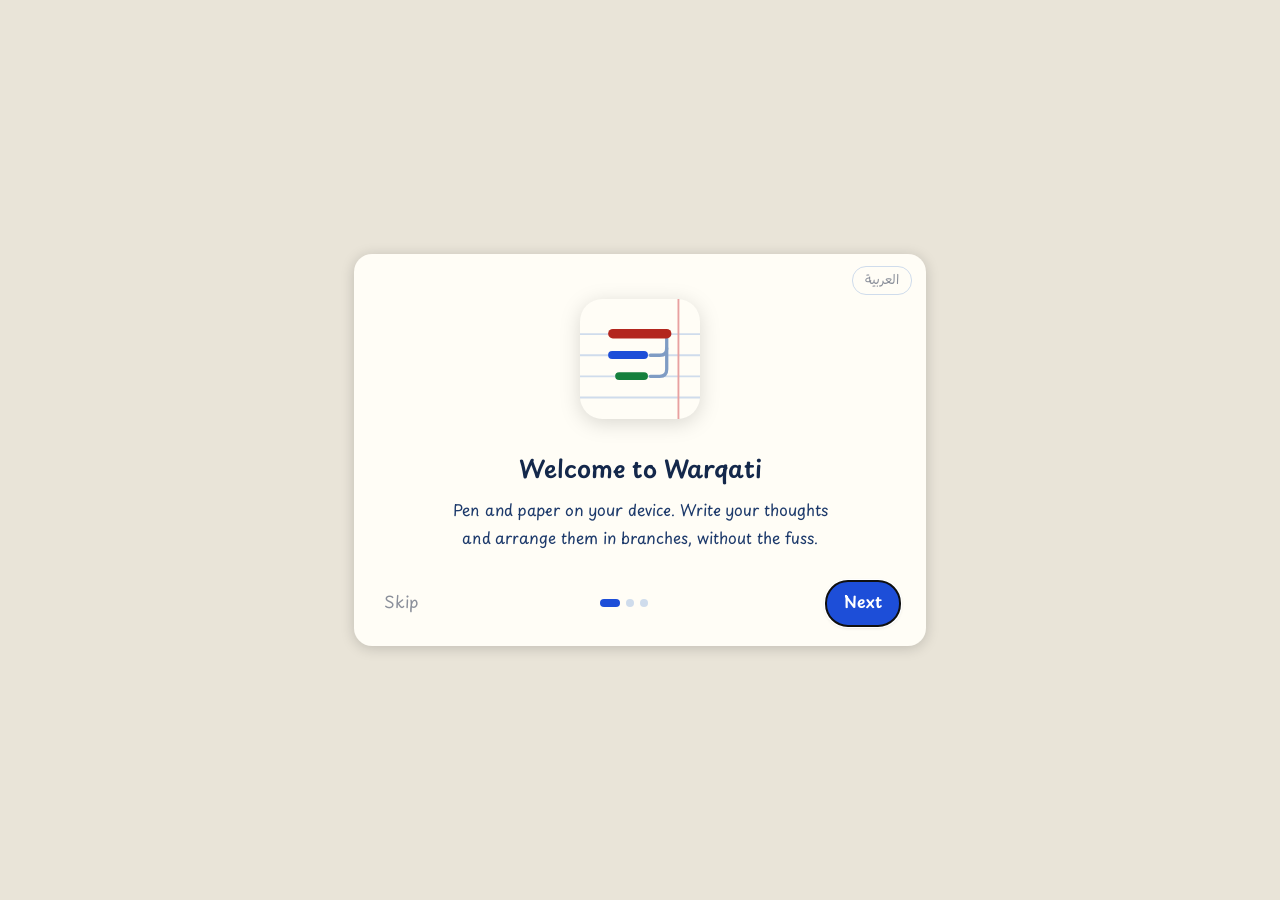
<file: index.html>
<!DOCTYPE html>
<html lang="ar" dir="rtl"><head><meta http-equiv="Content-Type" content="text/html; charset=UTF-8">

<meta name="viewport" content="width=device-width, initial-scale=1, viewport-fit=cover, interactive-widget=resizes-content">
<title>Warqati</title>
<meta name="theme-color" content="#e9e4d8" media="(prefers-color-scheme: light)">
<meta name="theme-color" content="#14161a" media="(prefers-color-scheme: dark)">
<meta name="description" content="ورقة وقلم رقمية لترتيب الأفكار">
<link rel="manifest" href="manifest.webmanifest">
<link rel="icon" href="icons/icon.svg" type="image/svg+xml">
<link rel="apple-touch-icon" href="icons/icon-192.png">
<link rel="stylesheet" href="fonts/fonts.css">
<style>
:root{box-sizing:border-box;padding-bottom:env(safe-area-inset-bottom,0px);
--desk:#e9e4d8;--paper:#fffdf6;--rule:#cfdcec;--margin:#e8a0a0;--ink:#1d3a6b;--head:#14284b;--mut:#8a8f9a;--guide:#7f9cc4;--c0:#b3261e;--c1:#1d4ed8;--c2:#15803d;--c3:#7e22ce;--c4:#c2410c;--c5:#0e7490;--nc:#6f6a5e;--hov:rgba(0,0,0,.06);--shadow:0 2px 14px rgba(0,0,0,.18)}
:root[data-theme="dark"]{--desk:#14161a;--paper:#22252b;--rule:#30353e;--margin:#7a3b3b;--ink:#dfe6f3;--head:#ffffff;--mut:#7d838e;--guide:#5d6b82;--c0:#ff7a70;--c1:#7aa7ff;--c2:#5fd68a;--c3:#c39bff;--c4:#ffa05c;--c5:#4fd3e6;--nc:#a8a395;--hov:rgba(255,255,255,.08);--shadow:0 2px 14px rgba(0,0,0,.5)}
@media (prefers-color-scheme:dark){:root:not([data-theme="light"]){--desk:#14161a;--paper:#22252b;--rule:#30353e;--margin:#7a3b3b;--ink:#dfe6f3;--head:#ffffff;--mut:#7d838e;--guide:#5d6b82;--c0:#ff7a70;--c1:#7aa7ff;--c2:#5fd68a;--c3:#c39bff;--c4:#ffa05c;--c5:#4fd3e6;--nc:#a8a395;--hov:rgba(255,255,255,.08);--shadow:0 2px 14px rgba(0,0,0,.5)}}
body{margin:0;padding-bottom:84px;background:var(--desk);color:var(--ink);font-family:"Playpen Sans Arabic","Segoe Print","Comic Sans MS",Tahoma,sans-serif}
button{font:inherit;color:inherit;cursor:pointer}

/* الشريط العلوي: القائمة + اسم الورقة وحالة الحفظ + المستويات */
#bar{position:sticky;top:0;z-index:6;display:flex;flex-wrap:wrap;align-items:center;gap:8px;padding:6px 10px;padding-top:calc(6px + env(safe-area-inset-top,0px));background:var(--desk)}
.ib{flex:none;width:36px;height:36px;border:0;border-radius:50%;background:none;font-size:19px;line-height:1;display:grid;place-items:center}
.ib:hover,.ib[aria-expanded="true"]{background:var(--hov)}
.ib[hidden]{display:none}
#doc{flex:1;min-width:0;display:flex;flex-direction:column;line-height:1.25}
#fnm{font-weight:600;font-size:14px;white-space:nowrap;overflow:hidden;text-overflow:ellipsis}
#st{font-size:11.5px;color:var(--mut)}
#st.warn{color:var(--c4)}
#lv{flex:none;display:flex;align-items:center;gap:2px;padding:2px;border-radius:16px;background:var(--hov);font-size:12.5px}
#lv>span{color:var(--mut);padding:0 6px}
#lv button{border:0;background:none;border-radius:13px;min-width:28px;height:26px;padding:0 8px}
#lv button:hover{background:var(--paper)}
#lv button.on{background:var(--paper);color:var(--c1);font-weight:600;box-shadow:0 1px 3px rgba(0,0,0,.15)}

/* المسار: في الشريط، وفوق الصفحة اللي بتكمّل فرع */
#crumb{order:10;flex-basis:100%;min-width:0;margin:-2px 0 0;padding-inline-start:46px}
#crumb[hidden],.lib #crumb{display:none!important}
.crumb{display:flex;align-items:center;min-width:0;overflow:hidden;white-space:nowrap;font-size:12.5px;color:var(--mut)}
.crumb button{flex:0 1 auto;min-width:0;border:0;background:none;color:inherit;font:inherit;padding:1px 3px;border-radius:4px;overflow:hidden;text-overflow:ellipsis;cursor:pointer}
.crumb button:hover{color:var(--ink);background:var(--hov)}
.crumb button+button::before,.crumb .more+button::before{content:'‹';margin-inline-end:6px;color:var(--mut)}
[dir="ltr"] .crumb button+button::before,[dir="ltr"] .crumb .more+button::before{content:'›'}
.crumb .lbl{flex:none;font-weight:600;margin-inline-end:6px}
.crumb .more{flex:none;padding:0 3px}
/* اسم الفكرة بالطول جنب خط الفرع اللي كمّل من الصفحة اللي فاتت */
.vlab{position:absolute;top:3px;z-index:1;white-space:nowrap;overflow:hidden;text-overflow:ellipsis;opacity:.7;cursor:pointer;text-align:start}
.vlab:hover{opacity:1}
/* القائمة */
#menu{position:absolute;top:calc(100% - 2px);inset-inline-start:8px;min-width:230px;padding:6px;background:var(--paper);border-radius:12px;box-shadow:var(--shadow);display:flex;flex-direction:column;font-size:14px}
#menu[hidden]{display:none}
#menu button{display:flex;align-items:center;gap:10px;border:0;background:none;border-radius:8px;padding:8px 10px;text-align:start}
#menu button:hover{background:var(--hov)}
#menu button i{font-style:normal;width:18px;text-align:center;color:var(--mut)}
#menu kbd,#menu small{margin-inline-start:auto;font:11.5px inherit;color:var(--mut)}
#menu hr{border:0;border-top:1px solid var(--rule);margin:5px 4px}
#menu .danger{color:var(--c0)}

/* الورقة */
#stage{position:relative;overflow:hidden;margin-top:8px}
#p{position:absolute;top:0;left:50%;width:794px;margin-left:-397px;transform-origin:top center}
.sheet{position:relative;width:794px;height:1120px;box-sizing:border-box;background:var(--paper);box-shadow:var(--shadow);padding:40px 0 0;margin-bottom:22px;overflow:hidden}
.sheet:before{content:"";position:absolute;top:0;bottom:0;inset-inline-start:44px;width:2px;background:var(--margin)}
.sb{height:1008px;position:relative;background-image:linear-gradient(transparent 41px,var(--rule) 41px);background-size:100% 42px}
.pn{position:absolute;bottom:14px;left:0;right:0;text-align:center;font-size:12px;color:var(--mut)}
.line{position:relative;display:flex;align-items:flex-start;min-height:42px;padding-inline-end:28px}
.g{position:absolute;top:0;pointer-events:none;box-sizing:border-box}
.mk{position:relative;width:18px;text-align:center;color:var(--lc,var(--mut));font-size:18px;line-height:42px;flex:none}
.mk.k{cursor:pointer;user-select:none;font-weight:700}
.mk.k::after{content:'';position:absolute;inset:0 -7px}
.mk.k:hover{transform:scale(1.35)}
.cnt{align-self:center;flex:none;font-size:12px;color:var(--lc);border:1px solid var(--lc);border-radius:10px;padding:0 7px;line-height:18px;margin-inline-start:6px;cursor:pointer}
.line textarea{flex:1;min-width:0;display:block;box-sizing:border-box;height:42px;border:0;border-radius:0;background:transparent;color:var(--lc,var(--ink));font:inherit;font-size:19px;line-height:42px;padding:0 4px;outline:none;caret-color:var(--ink);resize:none;overflow:hidden}
.line.txt textarea{font-size:18px}
.line.l0 textarea{font-weight:600;font-size:21px}
.line textarea::placeholder{color:var(--mut);opacity:.6}
/* التلميح بيظهر بس في السطر اللي بتكتب فيه (والعنوان) */
.line:not(.title) textarea:not(:focus)::placeholder{color:transparent}

/* شريط أدوات السطر */
#dock{position:fixed;z-index:6;left:50%;transform:translateX(-50%);bottom:calc(14px + env(safe-area-inset-bottom,0px));display:flex;gap:2px;padding:4px;background:var(--paper);border-radius:24px;box-shadow:var(--shadow)}
#dock button{width:40px;height:40px;border:0;border-radius:50%;background:none;font-size:19px;line-height:1}
#dock button:hover{background:var(--hov)}
#dock button:disabled{opacity:.35;cursor:default;background:none}
#dock .sep{width:1px;margin:8px 3px;background:var(--rule)}

dialog{border:0;border-radius:12px;background:var(--paper);color:var(--ink);width:min(560px,92vw);font-family:inherit;box-shadow:var(--shadow)}
dialog::backdrop{background:rgba(0,0,0,.35)}
#ta{width:100%;height:240px;box-sizing:border-box;background:transparent;color:var(--ink);border:1px dashed var(--mut);border-radius:6px;padding:8px;font:15px/1.6 monospace;tab-size:4}
dialog .acts{margin-top:10px;display:flex;gap:8px;justify-content:flex-end}
dialog .acts button{background:none;border:1px solid var(--mut);border-radius:6px;padding:4px 14px}
#hpd h3{margin:0 0 6px;font-size:17px}
#hpd table{width:100%;border-collapse:collapse;font-size:14px}
#hpd td{padding:6px 4px;border-bottom:1px solid var(--rule);vertical-align:top}
#hpd td:first-child{white-space:nowrap;color:var(--c1);width:1%;padding-inline-end:14px}
#hpd p{font-size:13.5px;color:var(--mut);margin:10px 0 0}


/* الواجهة الرئيسية */
#lt{display:none;flex:1;margin:0;font-size:17px}
#lib{display:none;max-width:860px;margin:0 auto;padding:4px 16px 40px}
.lib #lib{display:block}
.lib #stage,.lib #dock,.lib #lv,.lib #doc,.lib #lbb,.lib #ft,.lib #tip,.lib #menu .nbo{display:none!important}
.lib #lt{display:block}
.lib body{padding-bottom:0}
.pri{border:0;border-radius:22px;padding:9px 18px;background:var(--c1);color:#fff;font-weight:600;box-shadow:0 1px 4px rgba(0,0,0,.2)}
.pri:hover{filter:brightness(1.08)}
.hero{display:flex;align-items:flex-end;justify-content:space-between;gap:12px;flex-wrap:wrap;margin:10px 0 18px}
.hero h2{margin:0;font-size:26px;color:var(--head)}
.hero p{margin:4px 0 0;color:var(--mut);font-size:14px}
.resume{display:flex;align-items:center;gap:14px;background:var(--paper);border-radius:14px;padding:16px 18px;box-shadow:0 1px 6px rgba(0,0,0,.12);cursor:pointer;outline:none;border-inline-start:8px solid var(--cc)}
.resume:hover,.resume:focus-visible{box-shadow:0 3px 14px rgba(0,0,0,.2)}
.resume .rt{flex:1;min-width:0;display:flex;flex-direction:column;gap:3px}
.resume small{color:var(--c1);font-weight:600;font-size:12.5px}
.resume b{font-size:20px;color:var(--cc);white-space:nowrap;overflow:hidden;text-overflow:ellipsis}
.resume span{color:var(--mut);font-size:13.5px;white-space:nowrap;overflow:hidden;text-overflow:ellipsis}
.resume .go{flex:none;width:42px;height:42px;border-radius:50%;display:grid;place-items:center;background:var(--cc);color:#fff;font-size:20px}
#q{width:100%;box-sizing:border-box;margin:18px 0 0;padding:9px 14px;border:1px solid var(--rule);border-radius:20px;background:var(--paper);color:var(--ink);font:inherit;font-size:14px}
#q[hidden]{display:none}
#shelf-h{font-size:15px;color:var(--mut);font-weight:400;margin:26px 2px 12px}
#shelf-h[hidden]{display:none}
#list{display:grid;grid-template-columns:repeat(auto-fill,minmax(170px,1fr));gap:16px}
/* غلاف الكراسة: كعب ملوّن وورقة مسطرة */
.cover{position:relative;height:200px;box-sizing:border-box;padding:16px 14px 12px;padding-inline-start:14px;border-radius:6px 14px 14px 6px;background:var(--paper);cursor:pointer;outline:none;
  box-shadow:0 1px 5px rgba(0,0,0,.14);display:flex;flex-direction:column;gap:6px;transition:transform .12s,box-shadow .12s;
  border-inline-start:12px solid var(--cc)}
[dir="rtl"] .cover{border-radius:14px 6px 6px 14px}
.cover:hover,.cover:focus-visible{transform:translateY(-3px);box-shadow:0 6px 16px rgba(0,0,0,.2)}
.cover .ct{font-weight:600;font-size:16.5px;color:var(--cc);line-height:1.4;max-height:2.8em;overflow:hidden;padding-inline-end:22px}
.cover .cp{flex:1;overflow:hidden;font-size:13px;line-height:24px;color:var(--ink);background-image:repeating-linear-gradient(transparent 0,transparent 23px,var(--rule) 23px,var(--rule) 24px)}
.cover .cp div{white-space:nowrap;overflow:hidden;text-overflow:ellipsis}
.cover .cm{font-size:11.5px;color:var(--mut)}
.cover .pin{position:absolute;top:-6px;inset-inline-end:34px;font-size:16px}
.cover .more{position:absolute;top:8px;inset-inline-end:6px;width:30px;height:30px;border:0;border-radius:50%;background:none;font-size:18px;color:var(--mut);line-height:1}
.cover .more:hover{background:var(--hov);color:var(--ink)}
#cmenu{position:absolute;z-index:20;min-width:190px;padding:6px;background:var(--paper);border-radius:12px;box-shadow:var(--shadow);display:flex;flex-direction:column;font-size:14px}
#cmenu[hidden]{display:none}
#cmenu>button{border:0;background:none;text-align:start;padding:8px 10px;border-radius:8px}
#cmenu>button:hover{background:var(--hov)}
#cmenu .danger{color:var(--c0)}
#cmenu .sw{display:flex;flex-wrap:wrap;gap:6px;padding:6px 10px}
#cmenu .sw button{width:22px;height:22px;border-radius:50%;border:2px solid transparent;padding:0}
#cmenu .sw button.on{border-color:var(--ink)}
.empty{color:var(--mut);text-align:center;padding:30px 10px;font-size:15px}
.empty.big .ei{font-size:54px}
.lf{margin-top:34px;padding-top:16px;border-top:1px solid var(--rule);font-size:13.5px;color:var(--mut)}
.lf label{display:flex;gap:8px;align-items:center;cursor:pointer;color:var(--ink);margin-top:14px}
.la{display:flex;flex-wrap:wrap;gap:8px}
.la button{border:1px solid var(--rule);background:var(--paper);border-radius:18px;padding:6px 13px;color:var(--ink);font-size:13px}
.la button:hover{border-color:var(--c1)}
.lf p{margin:12px 0 0;font-size:12.5px;line-height:1.6}
/* شريط الكراسة التعليمية */
#tip{max-width:794px;margin:8px auto 0;box-sizing:border-box;display:flex;align-items:center;gap:10px;flex-wrap:wrap;padding:10px 14px;background:var(--paper);border-radius:10px;border-inline-start:4px solid var(--c1);font-size:14px;box-shadow:0 1px 4px rgba(0,0,0,.1)}
#tip[hidden]{display:none}
#tip span{flex:1;min-width:180px}
.flow #tip{margin:6px 8px 0}
/* الرسائل الصغيرة */
#toast{position:fixed;z-index:30;left:50%;transform:translateX(-50%);bottom:calc(76px + env(safe-area-inset-bottom,0px));display:flex;align-items:center;gap:14px;background:#22252b;color:#fff;padding:10px 16px;border-radius:10px;box-shadow:var(--shadow);font-size:14px;max-width:90vw}
#toast[hidden]{display:none}
#toast button{border:0;background:none;color:#8fb4ff;font-weight:600;padding:0}
/* السلة */
#trd h3{margin:0 0 4px;font-size:17px}
#trd .hint{font-size:13px;color:var(--mut);margin:0 0 10px}
#trl{max-height:55vh;overflow:auto}
.trow{display:flex;align-items:center;gap:8px;padding:10px 2px;border-bottom:1px solid var(--rule)}
.trow>div{flex:1;min-width:0;display:flex;flex-direction:column}
.trow small{color:var(--mut);font-size:12px}
.trow button{border:1px solid var(--mut);background:none;border-radius:6px;padding:4px 10px;font-size:13px}
.trow button.pri{border:0;background:var(--c1);color:#fff}
/* عن البرنامج */
.about{text-align:center}
.about img{width:72px;height:72px}
.about h3{margin:8px 0 2px}
.about .ver{color:var(--mut);font-size:13px;margin:0 0 10px}
.about p{font-size:14px;line-height:1.7}
.about a{color:var(--c1)}
#abd .hint{font-size:12px;color:var(--mut)}
/* الترحيب أول مرة */
#wel{position:fixed;inset:0;z-index:40;background:var(--desk);display:grid;place-items:center;padding:16px}
#wel[hidden]{display:none}
.wcard{position:relative;width:min(520px,100%);background:var(--paper);border-radius:18px;box-shadow:var(--shadow);padding:30px 26px 20px;text-align:center}
.wlang{position:absolute;top:12px;inset-inline-end:14px;border:1px solid var(--rule);background:none;border-radius:14px;padding:3px 12px;font-size:13px;color:var(--mut)}
.wlang:hover{color:var(--ink);border-color:var(--c1)}
.slide h2{margin:18px 0 8px;font-size:24px;color:var(--head)}
.slide p{margin:0 auto;max-width:400px;line-height:1.8;font-size:15.5px}
.slide[hidden]{display:none}
.art{height:150px;display:grid;place-items:center}
.art img{width:120px;height:120px;filter:drop-shadow(0 4px 10px rgba(0,0,0,.15))}
.mini{width:230px;text-align:start;background:var(--desk);border-radius:8px;padding:8px 12px;font-size:14px;line-height:26px;background-image:repeating-linear-gradient(transparent 0,transparent 25px,var(--rule) 25px,var(--rule) 26px);background-position:0 8px}
.mini .a{color:var(--c0);font-weight:600}.mini .b{color:var(--c1);padding-inline-start:16px}.mini .c{color:var(--c2);padding-inline-start:32px}.mini .d{color:var(--ink);padding-inline-start:0}
.big-ico{font-size:64px}
.wnav{display:flex;align-items:center;justify-content:space-between;margin-top:26px}
.wnav #wskip{border:0;background:none;color:var(--mut);padding:8px 4px}
.dots{display:flex;gap:6px}
.dots i{width:8px;height:8px;border-radius:50%;background:var(--rule)}
.dots i.on{background:var(--c1);width:20px;border-radius:4px}


/* المزامنة */
#sy{font-size:17px}
#sy.sy-busy{animation:spin 1.2s linear infinite}
#sy.sy-auth,#sy.sy-error{color:var(--c4)}
#sy.sy-offline{opacity:.45}
@keyframes spin{to{transform:rotate(360deg)}}
#syd h3{margin:0 0 8px;font-size:17px}
#syd p{font-size:14px;line-height:1.7;margin:6px 0}
#syd .hint{font-size:13px;color:var(--mut)}
#syd .warn{color:var(--c4)}
#syd .fld{display:block;font-size:12.5px;color:var(--mut);margin-top:10px}
#syd .fld span{display:flex;gap:6px;margin-top:4px}
#syd .fld input{flex:1;min-width:0;padding:7px 9px;border:1px solid var(--rule);border-radius:6px;background:var(--desk);color:var(--ink);font:13px monospace}
#syd .acts.start{justify-content:flex-start;flex-wrap:wrap}
#syd .acts .pri{border:0;padding:8px 18px;background:var(--c1);color:#fff}

/* الورقة المتصلة: اللوحة الجانبية والشاشات الضيقة */
.flow #stage{margin-top:0;height:auto!important;overflow:visible}
.flow #p{position:static;width:auto;margin:0;transform:none!important}
.flow .sheet{width:auto;height:auto;min-height:calc(100vh - 48px);margin:0;box-shadow:none;padding-top:12px;padding-bottom:42px}
.flow .sheet:before{inset-inline-start:20px}
.flow .sb{height:auto;min-height:calc(100vh - 140px)}
.flow .line{padding-inline-end:10px}
.flow .line textarea{font-size:17px}
.flow .line.txt textarea{font-size:16.5px}
.flow .line.l0 textarea{font-size:19px}
.flow body{padding-bottom:0}
.flow #bar{gap:4px;padding-inline:6px}
.flow #lv>span{display:none}
.flow #lv button{min-width:24px;padding:0 6px}
.flow #dock button{width:38px;height:38px;font-size:18px}
.panel #pr{display:none}

@page{size:A4;margin:0}
@media print{
:root,:root[data-theme="dark"],:root:not([data-theme="light"]){padding:0;--desk:#fff;--paper:#fffdf6;--rule:#cfdcec;--margin:#e8a0a0;--ink:#1d3a6b;--head:#14284b;--mut:#8a8f9a;--guide:#7f9cc4;--c0:#b3261e;--c1:#1d4ed8;--c2:#15803d;--c3:#7e22ce;--c4:#c2410c;--c5:#0e7490;--nc:#6f6a5e}
*{-webkit-print-color-adjust:exact;print-color-adjust:exact}
body{background:#fff;padding:0}
#bar,#dock{display:none!important}
#stage{height:auto!important;overflow:visible;margin:0}
#p{position:static;width:auto;margin:0;transform:none!important}
.sheet{width:100%;height:296mm;margin:0;box-shadow:none;break-after:page;page-break-after:always}
.sheet:last-child{break-after:auto;page-break-after:auto}
.line textarea::placeholder{color:transparent}
}
</style>
</head>
<body>
<header id="bar">
  <button id="mb" class="ib" aria-haspopup="menu" aria-expanded="false" title="القائمة" data-it="menu">☰</button>
  <button id="lbb" class="ib" title="الرئيسية" data-it="home">🏠</button>
  <h1 id="lt" data-i="appNameH">ورقتي</h1>
  <div id="doc"><span id="fnm">ورقتي</span><span id="st"></span></div>
  <div id="lv" role="group" aria-label="عرض المستويات" data-it="levels"><span data-i="levels">المستويات</span><button data-n="0" title="العناوين الرئيسية بس" data-it="lv0">١</button><button data-n="1" title="مستويين" data-it="lv1">٢</button><button data-n="2" title="٣ مستويات" data-it="lv2">٣</button><button data-n="3" title="٤ مستويات" data-it="lv3">٤</button><button data-n="all" title="افتح كل الفروع" data-it="lvAllT">الكل</button></div>
  <button id="sy" class="ib" hidden></button>
  <div id="crumb" hidden></div>
  <button id="ft" class="ib" hidden title="افتح الكراسة في تاب كامل" data-it="openTab">⤢</button>
  <div id="menu" role="menu" hidden>
    <button id="lb" class="nbo"><i>🏠</i><span data-i="mHome">الرئيسية</span></button>
    <button id="nw"><i>＋</i><span data-i="mNew">كراسة جديدة</span></button>
    <button id="op"><i>📂</i><span data-i="mOpen">فتح ملف (XMind، Markdown…)</span></button>
    <hr class="nbo">
    <button id="sv" class="nbo"><i>💾</i><span data-i="mSave">حفظ في ملف</span><kbd>Ctrl+S</kbd></button>
    <button id="sa" class="nbo"><i></i><span data-i="mSaveAs">حفظ باسم…</span></button>
    <button id="em" class="nbo"><i>⇩</i><span data-i="mMd">تصدير Markdown</span></button>
    <button id="eo" class="nbo"><i>⇩</i><span data-i="mOpml">تصدير OPML</span></button>
    <button id="pr" class="nbo"><i>⎙</i><span data-i="mPrint">طباعة / PDF</span></button>
    <button id="tx" class="nbo"><i>¶</i><span data-i="mText">النسخة النصية</span></button>
    <hr>
    <button id="syb"><i>☁</i><span data-i="mSync">المزامنة مع Google Drive</span></button>
    <button id="sp" class="nbo"><i>🏷</i><span data-i="mSpine">أسماء الفروع في الصفحة الجديدة</span><small id="spv">مقفول</small></button>
    <button id="th"><i>◐</i><span data-i="mTheme">المظهر</span><small id="thv">تلقائي</small></button>
    <button id="lg"><i>🌐</i><span data-i="mLang">English</span></button>
    <button id="hp"><i>⌨</i><span data-i="mHelp">طريقة الكتابة والاختصارات</span></button>
    <button id="ab"><i>ℹ</i><span data-i="mAbout">عن ورقتي</span></button>
    <hr class="nbo">
    <button id="rm" class="danger nbo"><i>🗑</i><span data-i="mDelete">امسح الكراسة دي</span></button>
  </div>
</header>
<main id="lib">
  <div class="hero"><div><h2 id="hi">أهلاً</h2><p id="today"></p></div><button id="nn" class="pri" data-i="newNb">＋ كراسة جديدة</button></div>
  <div id="cont"></div>
  <input id="q" type="search" placeholder="🔍 دوّر في كراساتك…" data-ip="search" hidden>
  <h3 id="shelf-h"><span data-i="shelf">كراساتي</span> (<span id="shelf-n">0</span>)</h3>
  <div id="list"></div>
  <div class="lf">
    <div class="la"><button id="of" data-i="fOpen">📂 فتح ملف (XMind…)</button><button id="bk" data-i="fBackup">⇩ نسخة احتياطية</button><button id="rs" data-i="fRestore">⇧ استرجاع نسخة</button><button id="trb">🗑 السلة</button><button id="hp2" data-i="fHelp">⌨ طريقة الكتابة</button><button id="gd" data-i="fGuide">✍️ دليل ورقتي</button><button id="wl" data-i="fTour">👋 الجولة التعريفية</button></div>
    <label><input type="checkbox" id="ol"> <span data-i="openLast">لما أفتح البرنامج، كمّل على آخر كراسة على طول</span></label>
    <p data-i="storeNote">كراساتك محفوظة على الجهاز ده مع كل حرف. فعّل المزامنة مع Google Drive من ☰ علشان تبقى على كل أجهزتك.</p>
  </div>
</main>
<div id="cmenu" hidden></div>
<div id="tip" hidden><span data-i="tip">✍️ دي كراسة للتجربة، جرّب فيها براحتك. ولما تخلص ارجع للرئيسية.</span><button id="tiph" class="pri" data-i="tipHome">🏠 روح للرئيسية</button></div>
<div id="stage"><div id="p"></div></div>
<input type="file" id="fi" accept=".txt,.md,.opml,.xmind,text/plain" multiple hidden="">
<input type="file" id="fj" accept=".json,application/json" hidden="">
<div id="dock" role="toolbar" aria-label="أدوات السطر" data-it="dockT">
  <button id="ou" title="رجوع مستوى (Shift+Tab)" data-it="outT">→</button>
  <button id="in" title="فرعي (Tab)" data-it="inT">←</button>
  <span class="sep"></span>
  <button id="kd" title="حوّله لنص عادي">¶</button>
  <span class="sep"></span>
  <button id="mu" title="طلّعه لفوق (Alt+↑)" data-it="upT">↑</button>
  <button id="md" title="نزّله لتحت (Alt+↓)" data-it="downT">↓</button>
</div>

<dialog id="dlg">
  <p style="margin-top:0;font-size:14px" data-i="txtIntro">النص ده هو كراستك. انسخه للاحتفاظ بيه، أو الصق نسخة قديمة وسيبه يتحول (المسافة/Tab = مستوى فرعي، و&gt; في أول السطر = نص عادي):</p>
  <textarea id="ta" dir="auto"></textarea>
  <div class="acts"><button id="ok" data-i="apply">تطبيق</button><button id="cl" data-i="close">إغلاق</button></div>
</dialog>

<dialog id="hpd">
  <h3 data-i="hpTitle">طريقة الكتابة</h3>
  <table>
    <tr><td>Enter</td><td data-i="hp1">سطر جديد من نفس النوع. لو في نص الكلام بيقسم السطر</td></tr>
    <tr><td>Tab / Shift+Tab</td><td data-i="hp2">فرعي / رجوع مستوى (السطر وفروعه مع بعض، ومن غير حد للتفريع)</td></tr>
    <tr><td data-i="hp3k">- ثم مسافة</td><td data-i="hp3">في أول سطر عادي: يحوّله لفرع</td></tr>
    <tr><td data-i="hp4k">Backspace في أول السطر</td><td data-i="hp4">يشيل علامة الفرع ويخليه نص عادي، والضغطة اللي بعدها ترجّعه مستوى</td></tr>
    <tr><td data-i="hp5k">Enter على سطر فاضي</td><td data-i="hp5">يرجع مستوى، ولو في الأول يخرج من التفريع لنص عادي</td></tr>
    <tr><td>Shift+Enter</td><td data-i="hp6">تحت الفرع: سطر نص للشرح. تحت النص: فرع جديد</td></tr>
    <tr><td>Alt+↑ / Alt+↓</td><td data-i="hp7">تحريك السطر وفروعه لفوق أو لتحت</td></tr>
    <tr><td>Ctrl+Z / Ctrl+Y</td><td data-i="hp8">تراجع / إعادة (لأي تعديل، حتى مسح أو تحريك السطور)</td></tr>
    <tr><td>Ctrl+N</td><td data-i="hp9">كراسة جديدة</td></tr>
    <tr><td>Ctrl+S</td><td data-i="hp10">حفظ في ملف</td></tr>
    <tr><td>Ctrl + / Ctrl −</td><td data-i="hp11">تكبير وتصغير الخط (في البرنامج)</td></tr>
  </table>
  <p data-i="hpFoot">اضغط على علامة الفرع (▾ أو •) علشان تطوي فروعه. الأزرار اللي تحت بتعمل نفس الحاجات على الموبايل.</p>
  <div class="acts"><button id="hpc" data-i="ok">تمام</button></div>
</dialog>

<dialog id="syd">
  <h3 data-i="syTitle">المزامنة مع Google Drive</h3>
  <div id="sy-setup">
    <p data-ih="syIntro">كراساتك هتتحفظ في فولدر <b>«ورقتي»</b> في Google Drive بتاعك، وتبقى واحدة على كل أجهزتك. التطبيق بيشوف الملفات اللي هو عملها بس.</p>
    <p class="hint" id="sy-web" data-ih="syWeb">محتاج مرة واحدة تعمل <b>Client ID</b> من Google Cloud (الخطوات في ملف README). حط فيه العنوانين اللي تحت:</p>
    <p class="hint" id="sy-desk" hidden data-ih="syDesk">في Google Cloud اعمل Client جديد من نوع <b>Desktop app</b> (في نفس المشروع)، وانسخ الـ Client ID والـ Client secret هنا. تسجيل الدخول هيفتح المتصفح مرة واحدة بس.</p>
    <label class="fld" id="syr-row"><span data-i="syRedir">عنوان الرجوع (Authorized redirect URI)</span><span><input id="syr" readonly dir="ltr"><button class="cp" data-for="syr">نسخ</button></span></label>
    <label class="fld" id="syo-row"><span data-i="syOrigin">مصدر الموقع (Authorized JavaScript origin)</span><span><input id="syo" readonly dir="ltr"><button class="cp" data-for="syo">نسخ</button></span></label>
    <label class="fld"><span data-i="syId">الـ Client ID</span><span><input id="syc" dir="ltr" placeholder="xxxx.apps.googleusercontent.com" autocomplete="off" spellcheck="false"></span></label>
    <label class="fld" id="sye-row" hidden><span data-i="sySecret">الـ Client secret</span><span><input id="sye" type="password" dir="ltr" placeholder="GOCSPX-…" autocomplete="off" spellcheck="false"></span></label>
    <div class="acts"><button id="syk" class="pri" data-i="syConnect">اربط حساب Google</button></div>
  </div>
  <div id="sy-on" hidden>
    <p id="sys"></p>
    <div class="acts start"><button id="syn" data-i="sySyncNow">زامن دلوقتي</button><button id="syl" data-i="syRelogin">سجّل دخول تاني</button><button id="syx" data-i="syStopB">أوقف المزامنة</button></div>
  </div>
  <p id="sym" class="hint warn"></p>
  <div class="acts"><button id="syq" data-i="close">إغلاق</button></div>
</dialog>

<dialog id="trd">
  <h3 data-i="trTitle">🗑 السلة</h3>
  <p class="hint" data-i="trHint">الكراسات الممسوحة بتفضل هنا ٣٠ يوم، وتقدر ترجّعها.</p>
  <div id="trl"></div>
  <div class="acts"><button id="tre" data-i="trEmpty">فضّي السلة</button><button id="trc" data-i="close">إغلاق</button></div>
</dialog>

<dialog id="abd">
  <div class="about"><img src="icons/icon.svg" alt=""><h3 data-i="abTitle">عن ورقتي</h3><p class="ver">Warqati <span id="abv"></span></p>
    <p data-i="abBody">ورقة وقلم لأفكارك. الكراسات محفوظة على جهازك، وعلى Google Drive بتاعك لو شغّلت المزامنة بس.</p>
    <p><a id="abp" href="privacy.html" target="_blank" rel="noopener" data-i="abPrivacy">سياسة الخصوصية</a></p>
    <p class="hint" data-i="abFont">الخط: Playpen Sans Arabic (رخصة SIL Open Font License).</p></div>
  <div class="acts"><button id="abc" data-i="close">إغلاق</button></div>
</dialog>

<div id="wel" hidden role="dialog" aria-label="أهلاً في ورقتي" data-it="welAria">
  <div class="wcard">
    <button id="wlang" class="wlang" data-i="wLang">English</button>
    <section class="slide"><div class="art"><img src="icons/icon.svg" alt=""></div>
      <h2 data-i="w1t">أهلاً في ورقتي</h2><p data-i="w1p">ورقة وقلم على جهازك. اكتب أفكارك ورتّبها في فروع، من غير تعقيد.</p></section>
    <section class="slide" hidden><div class="art"><div class="mini"><div class="a" data-i="wm1">خطة الأسبوع</div><div class="d" data-i="wm2">النهارده عندي كذا حاجة:</div><div class="b" data-i="wm3">• الشغل</div><div class="c" data-i="wm4">– تسليم التصميم</div><div class="b" data-i="wm5">• البيت</div></div></div>
      <h2 data-i="w2t">اكتب زي الكراسة</h2><p data-i="w2p">اكتب عادي، و Tab يعمل فرع جوه فرع. مفيش حدود للتفريع، وتقدر ترجع تكتب نص عادي في أي وقت.</p></section>
    <section class="slide" hidden><div class="art"><div class="big-ico">🔒</div></div>
      <h2 data-i="w3t">مفيش حاجة بتضيع</h2><p data-i="w3p">كل حرف بيتحفظ لوحده، والمحذوف بيفضل في السلة ٣٠ يوم، و Ctrl+Z بيرجّع أي حاجة. وتقدر تزامن كراساتك مع Google Drive.</p></section>
    <div class="wnav"><button id="wskip" data-i="skip">تخطي</button><div class="dots"><i></i><i></i><i></i></div><button id="wnext" class="pri">التالي</button></div>
  </div>
</div>

<div id="toast" hidden role="status"></div>

<script src="i18n.js"></script>
<script src="app.js"></script>
<script src="home.js"></script>
<script src="sync.js"></script>
</body></html>
</file>
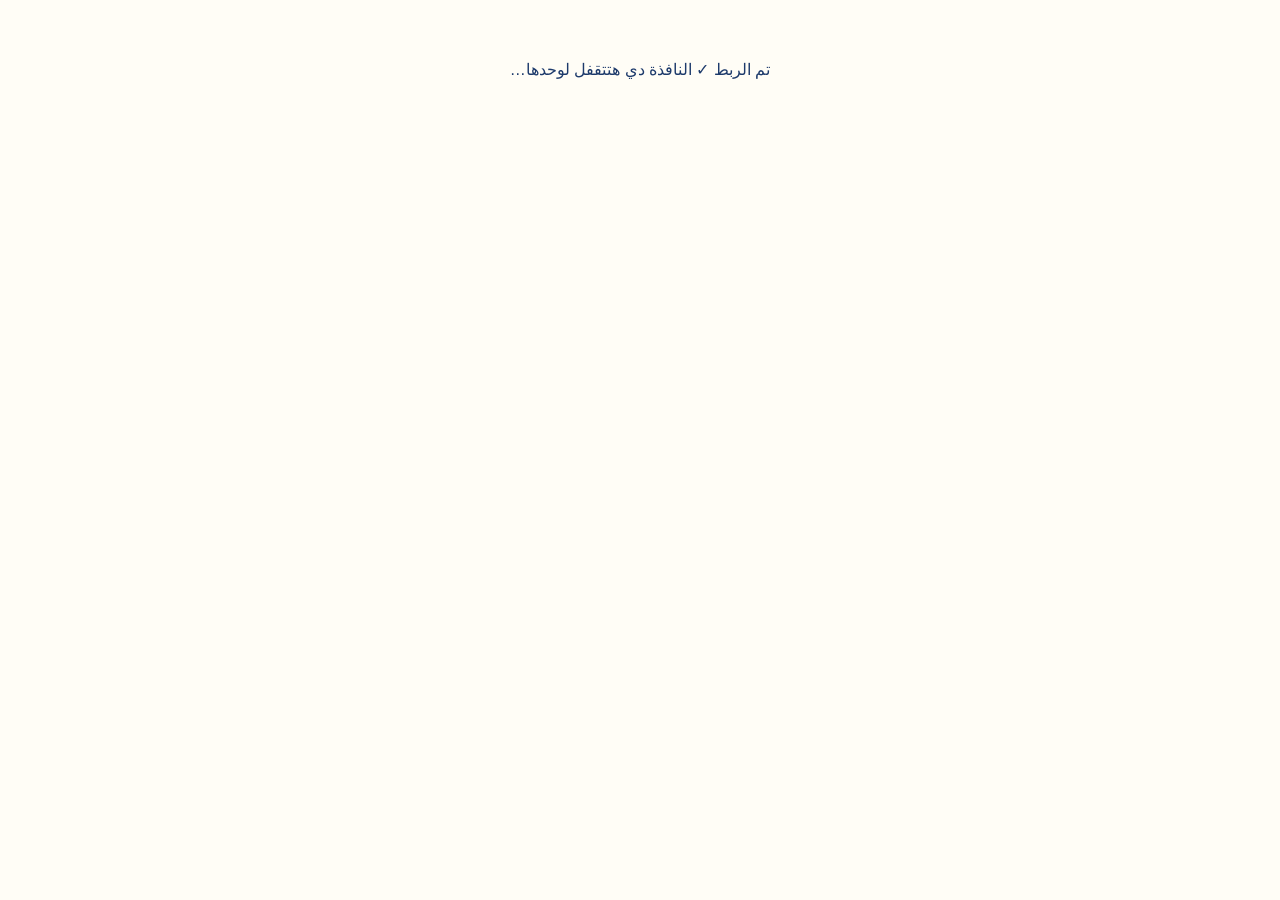
<file: oauth.html>
<!doctype html>
<html lang="ar" dir="rtl"><head><meta charset="utf-8"><meta name="viewport" content="width=device-width, initial-scale=1"><title>ورقتي</title></head>
<body style="font-family:Tahoma,sans-serif;text-align:center;margin-top:60px;color:#1d3a6b;background:#fffdf6">
<p>تم الربط ✓ النافذة دي هتتقفل لوحدها…</p>
<script>
// بتبعت نتيجة تسجيل الدخول لصفحة ورقتي (نفس الموقع بس) وتقفل
var msg={type:'warqati-oauth',hash:location.hash};
try{new BroadcastChannel('warqati-oauth').postMessage(msg)}catch(e){}
try{if(window.opener)window.opener.postMessage(msg,location.origin)}catch(e){}
history.replaceState(null,'',location.pathname);
setTimeout(function(){window.close()},400);
</script>
</body></html>
</file>
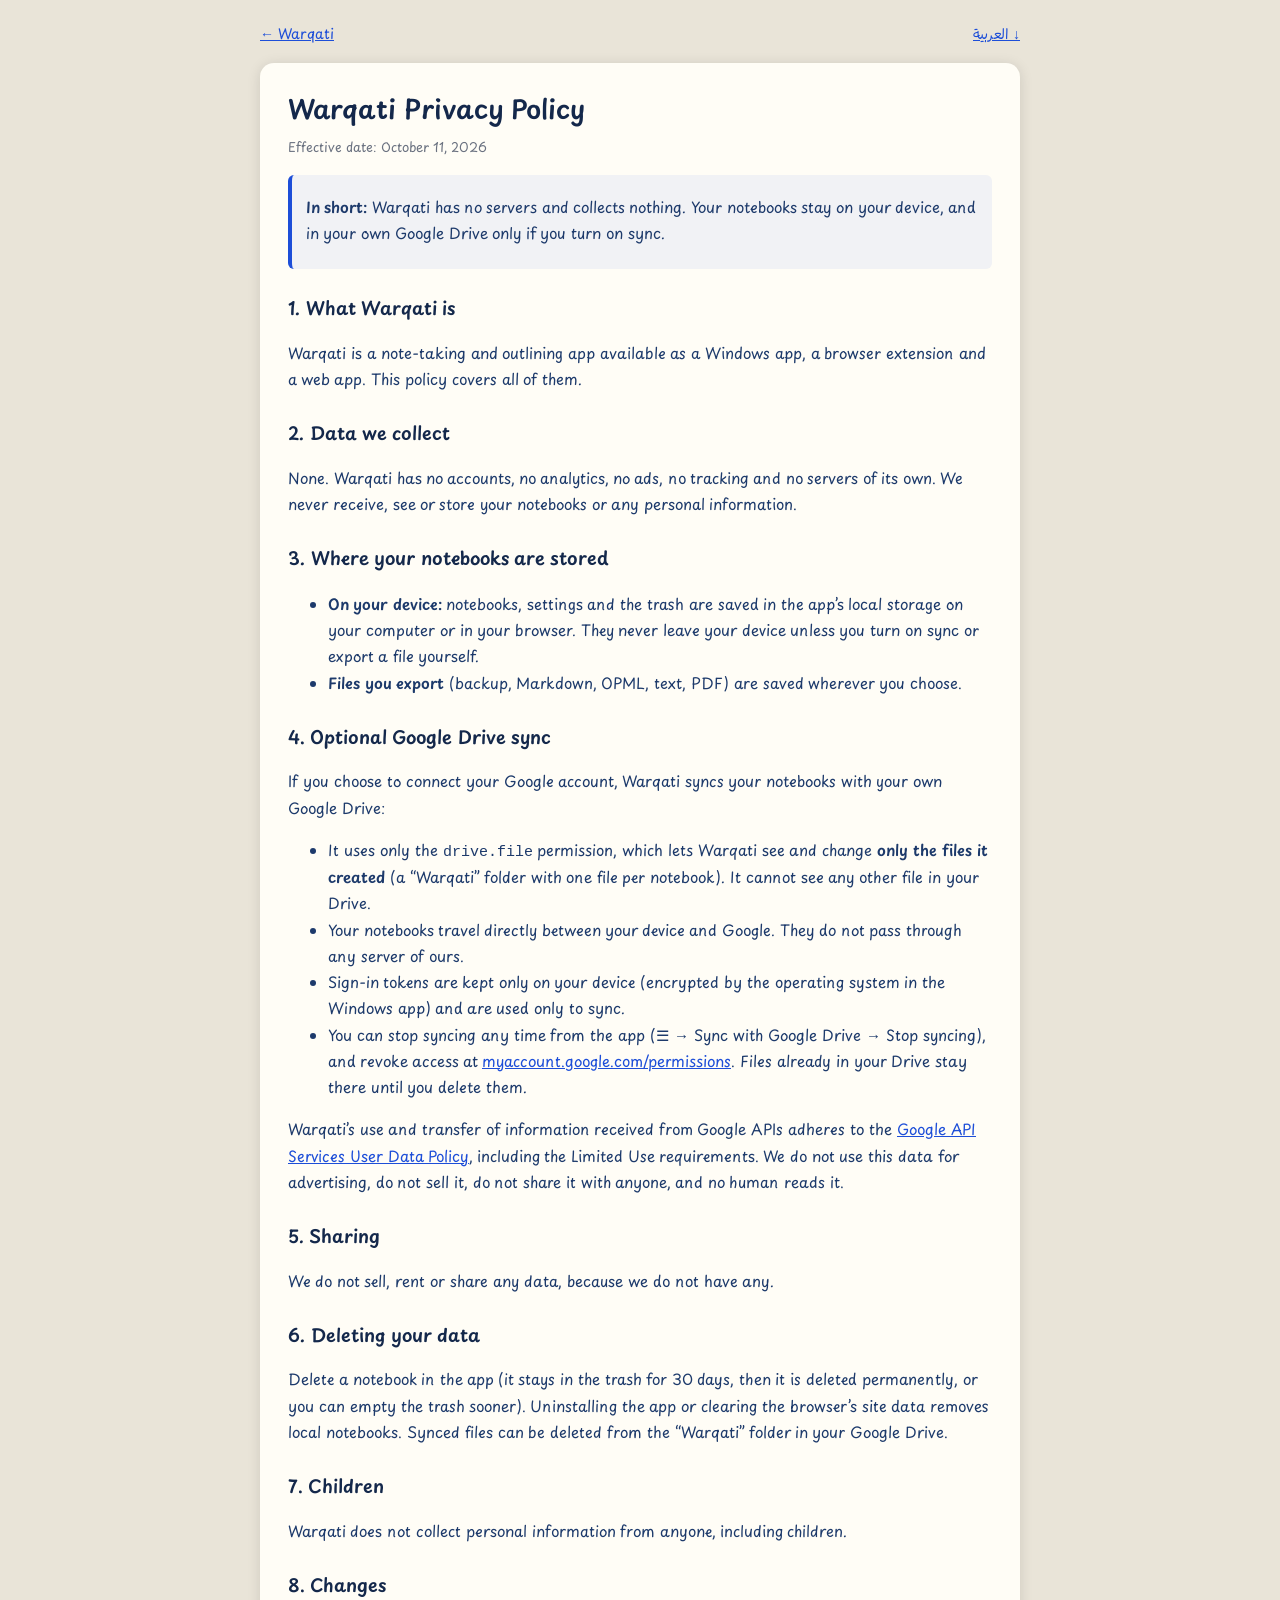
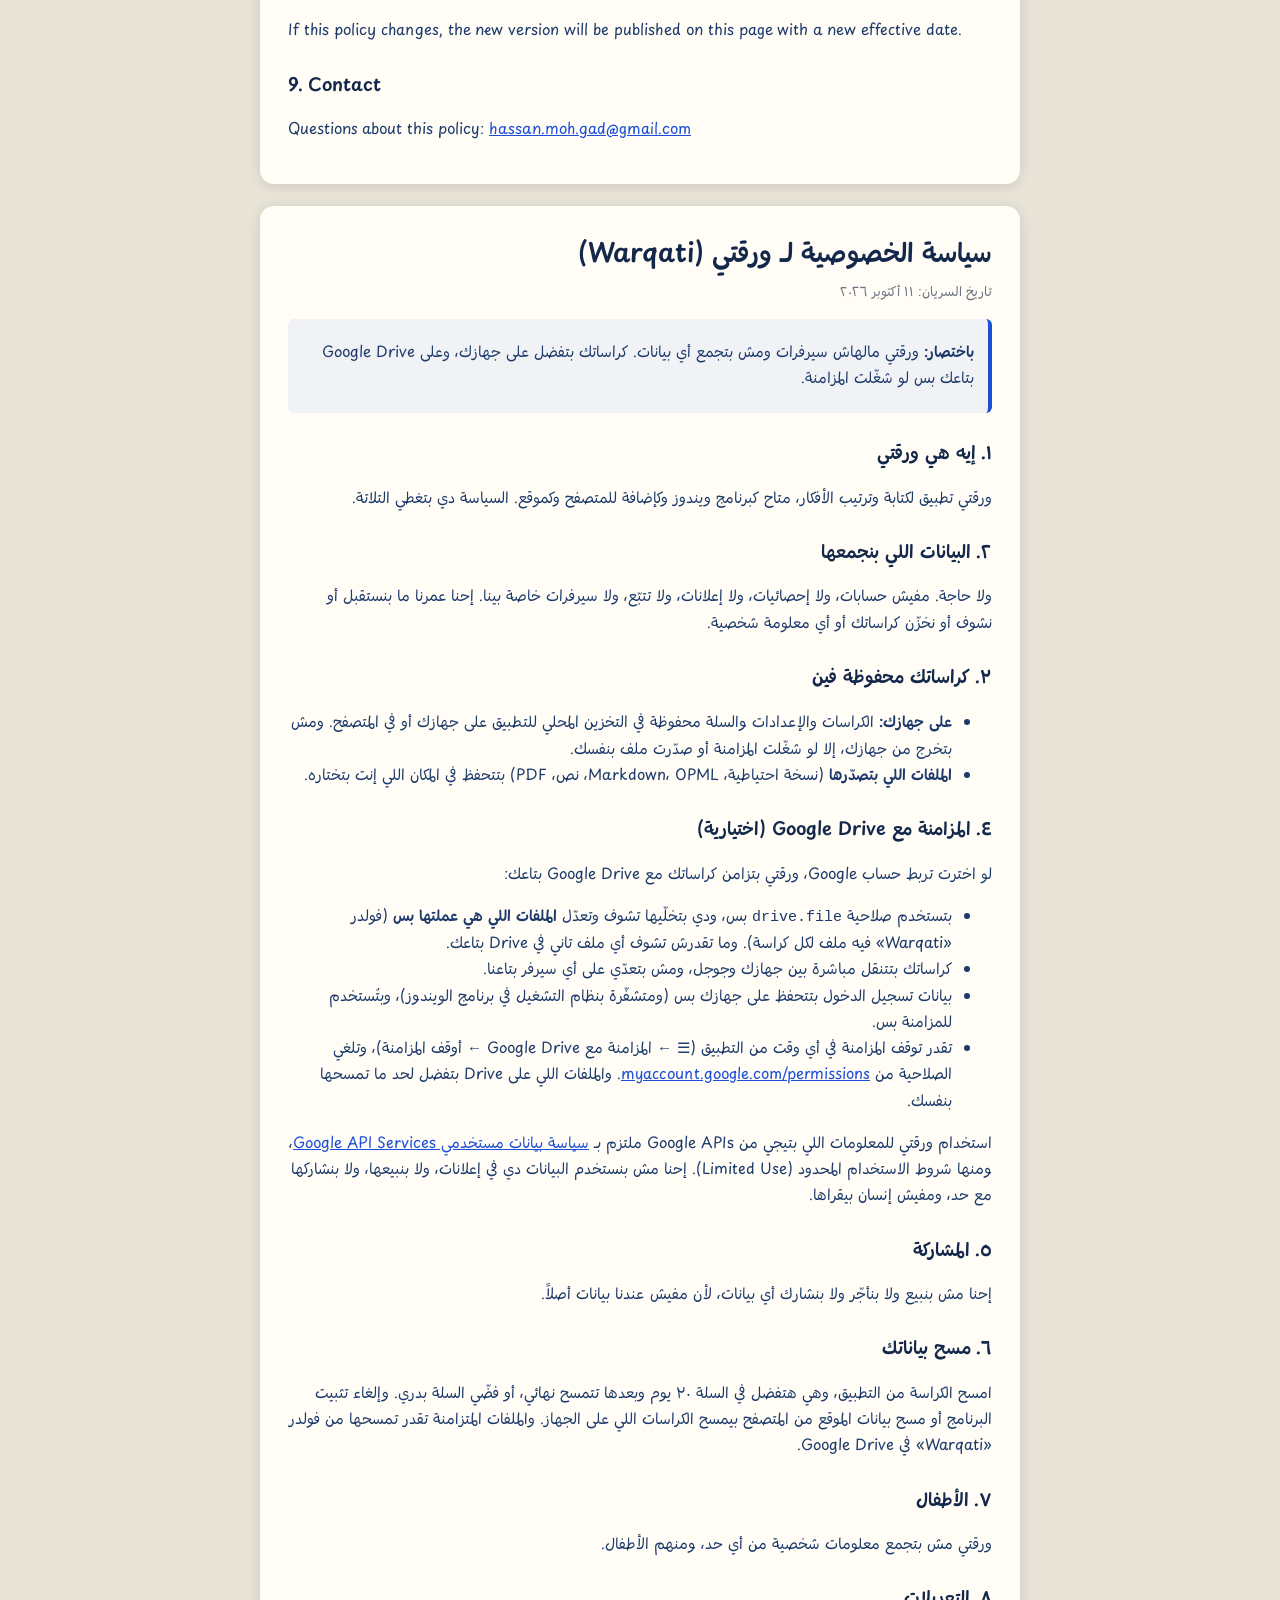
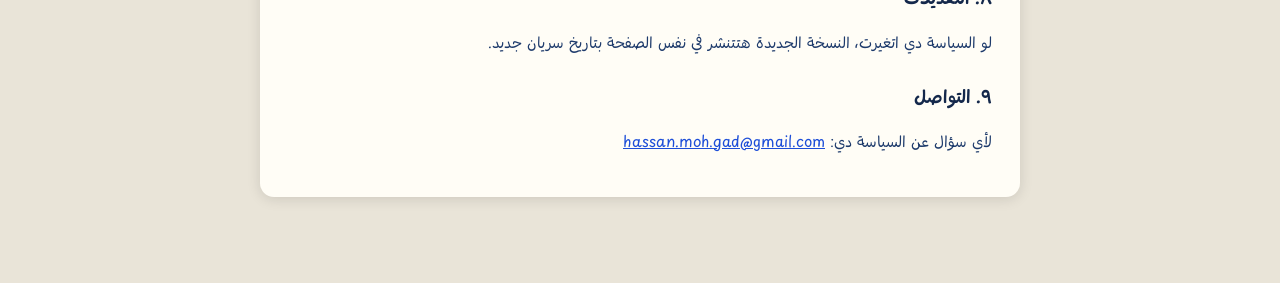
<file: privacy.html>
<!DOCTYPE html>
<html lang="en"><head>
<meta charset="utf-8">
<meta name="viewport" content="width=device-width, initial-scale=1">
<title>Warqati – Privacy Policy</title>
<link rel="icon" href="icons/icon.svg" type="image/svg+xml">
<link rel="stylesheet" href="fonts/fonts.css">
<style>
:root{--bg:#e9e4d8;--paper:#fffdf6;--ink:#1d3a6b;--head:#14284b;--mut:#6b7280;--rule:#cfdcec;--acc:#1d4ed8}
@media (prefers-color-scheme:dark){:root{--bg:#14161a;--paper:#22252b;--ink:#dfe6f3;--head:#fff;--mut:#9aa1ad;--rule:#30353e;--acc:#7aa7ff}}
body{margin:0;background:var(--bg);color:var(--ink);font-family:"Playpen Sans Arabic","Segoe UI",Tahoma,sans-serif;line-height:1.75}
main{max-width:760px;margin:24px auto;padding:0 16px 40px}
.paper{background:var(--paper);border-radius:14px;padding:26px 28px;box-shadow:0 2px 14px rgba(0,0,0,.12);margin-bottom:22px}
h1{color:var(--head);font-size:26px;margin:0 0 4px}
h2{color:var(--head);font-size:18px;margin:26px 0 6px}
p,li{font-size:15px}
.meta{color:var(--mut);font-size:13px;margin:0 0 14px}
.top{display:flex;justify-content:space-between;align-items:center;gap:12px;margin-bottom:14px;font-size:14px}
a{color:var(--acc)}
.box{border-inline-start:4px solid var(--acc);padding:6px 14px;background:rgba(29,78,216,.06);border-radius:6px}
</style>
</head>
<body>
<main>
  <div class="top"><a href="index.html">← Warqati</a><a href="#ar">العربية ↓</a></div>

  <article class="paper" lang="en" dir="ltr">
    <h1>Warqati Privacy Policy</h1>
    <p class="meta">Effective date: October 11, 2026</p>
    <div class="box"><p><b>In short:</b> Warqati has no servers and collects nothing. Your notebooks stay on your device, and in your own Google Drive only if you turn on sync.</p></div>

    <h2>1. What Warqati is</h2>
    <p>Warqati is a note-taking and outlining app available as a Windows app, a browser extension and a web app. This policy covers all of them.</p>

    <h2>2. Data we collect</h2>
    <p>None. Warqati has no accounts, no analytics, no ads, no tracking and no servers of its own. We never receive, see or store your notebooks or any personal information.</p>

    <h2>3. Where your notebooks are stored</h2>
    <ul>
      <li><b>On your device:</b> notebooks, settings and the trash are saved in the app’s local storage on your computer or in your browser. They never leave your device unless you turn on sync or export a file yourself.</li>
      <li><b>Files you export</b> (backup, Markdown, OPML, text, PDF) are saved wherever you choose.</li>
    </ul>

    <h2>4. Optional Google Drive sync</h2>
    <p>If you choose to connect your Google account, Warqati syncs your notebooks with your own Google Drive:</p>
    <ul>
      <li>It uses only the <code>drive.file</code> permission, which lets Warqati see and change <b>only the files it created</b> (a “Warqati” folder with one file per notebook). It cannot see any other file in your Drive.</li>
      <li>Your notebooks travel directly between your device and Google. They do not pass through any server of ours.</li>
      <li>Sign-in tokens are kept only on your device (encrypted by the operating system in the Windows app) and are used only to sync.</li>
      <li>You can stop syncing any time from the app (☰ → Sync with Google Drive → Stop syncing), and revoke access at <a href="https://myaccount.google.com/permissions" rel="noopener">myaccount.google.com/permissions</a>. Files already in your Drive stay there until you delete them.</li>
    </ul>
    <p>Warqati’s use and transfer of information received from Google APIs adheres to the <a href="https://developers.google.com/terms/api-services-user-data-policy" rel="noopener">Google API Services User Data Policy</a>, including the Limited Use requirements. We do not use this data for advertising, do not sell it, do not share it with anyone, and no human reads it.</p>

    <h2>5. Sharing</h2>
    <p>We do not sell, rent or share any data, because we do not have any.</p>

    <h2>6. Deleting your data</h2>
    <p>Delete a notebook in the app (it stays in the trash for 30 days, then it is deleted permanently, or you can empty the trash sooner). Uninstalling the app or clearing the browser’s site data removes local notebooks. Synced files can be deleted from the “Warqati” folder in your Google Drive.</p>

    <h2>7. Children</h2>
    <p>Warqati does not collect personal information from anyone, including children.</p>

    <h2>8. Changes</h2>
    <p>If this policy changes, the new version will be published on this page with a new effective date.</p>

    <h2>9. Contact</h2>
    <p>Questions about this policy: <a href="mailto:hassan.moh.gad@gmail.com">hassan.moh.gad@gmail.com</a></p>
  </article>

  <article class="paper" id="ar" lang="ar" dir="rtl">
    <h1>سياسة الخصوصية لـ ورقتي (Warqati)</h1>
    <p class="meta">تاريخ السريان: ١١ أكتوبر ٢٠٢٦</p>
    <div class="box"><p><b>باختصار:</b> ورقتي مالهاش سيرفرات ومش بتجمع أي بيانات. كراساتك بتفضل على جهازك، وعلى Google Drive بتاعك بس لو شغّلت المزامنة.</p></div>

    <h2>١. إيه هي ورقتي</h2>
    <p>ورقتي تطبيق لكتابة وترتيب الأفكار، متاح كبرنامج ويندوز وكإضافة للمتصفح وكموقع. السياسة دي بتغطي التلاتة.</p>

    <h2>٢. البيانات اللي بنجمعها</h2>
    <p>ولا حاجة. مفيش حسابات، ولا إحصائيات، ولا إعلانات، ولا تتبّع، ولا سيرفرات خاصة بينا. إحنا عمرنا ما بنستقبل أو نشوف أو نخزّن كراساتك أو أي معلومة شخصية.</p>

    <h2>٣. كراساتك محفوظة فين</h2>
    <ul>
      <li><b>على جهازك:</b> الكراسات والإعدادات والسلة محفوظة في التخزين المحلي للتطبيق على جهازك أو في المتصفح. ومش بتخرج من جهازك، إلا لو شغّلت المزامنة أو صدّرت ملف بنفسك.</li>
      <li><b>الملفات اللي بتصدّرها</b> (نسخة احتياطية، Markdown، OPML، نص، PDF) بتتحفظ في المكان اللي إنت بتختاره.</li>
    </ul>

    <h2>٤. المزامنة مع Google Drive (اختيارية)</h2>
    <p>لو اخترت تربط حساب Google، ورقتي بتزامن كراساتك مع Google Drive بتاعك:</p>
    <ul>
      <li>بتستخدم صلاحية <code>drive.file</code> بس، ودي بتخلّيها تشوف وتعدّل <b>الملفات اللي هي عملتها بس</b> (فولدر «Warqati» فيه ملف لكل كراسة). وما تقدرش تشوف أي ملف تاني في Drive بتاعك.</li>
      <li>كراساتك بتتنقل مباشرة بين جهازك وجوجل، ومش بتعدّي على أي سيرفر بتاعنا.</li>
      <li>بيانات تسجيل الدخول بتتحفظ على جهازك بس (ومتشفّرة بنظام التشغيل في برنامج الويندوز)، وبتُستخدم للمزامنة بس.</li>
      <li>تقدر توقف المزامنة في أي وقت من التطبيق (☰ ← المزامنة مع Google Drive ← أوقف المزامنة)، وتلغي الصلاحية من <a href="https://myaccount.google.com/permissions" rel="noopener">myaccount.google.com/permissions</a>. والملفات اللي على Drive بتفضل لحد ما تمسحها بنفسك.</li>
    </ul>
    <p>استخدام ورقتي للمعلومات اللي بتيجي من Google APIs ملتزم بـ <a href="https://developers.google.com/terms/api-services-user-data-policy" rel="noopener">سياسة بيانات مستخدمي Google API Services</a>، ومنها شروط الاستخدام المحدود (Limited Use). إحنا مش بنستخدم البيانات دي في إعلانات، ولا بنبيعها، ولا بنشاركها مع حد، ومفيش إنسان بيقراها.</p>

    <h2>٥. المشاركة</h2>
    <p>إحنا مش بنبيع ولا بنأجّر ولا بنشارك أي بيانات، لأن مفيش عندنا بيانات أصلاً.</p>

    <h2>٦. مسح بياناتك</h2>
    <p>امسح الكراسة من التطبيق، وهي هتفضل في السلة ٣٠ يوم وبعدها تتمسح نهائي، أو فضّي السلة بدري. وإلغاء تثبيت البرنامج أو مسح بيانات الموقع من المتصفح بيمسح الكراسات اللي على الجهاز. والملفات المتزامنة تقدر تمسحها من فولدر «Warqati» في Google Drive.</p>

    <h2>٧. الأطفال</h2>
    <p>ورقتي مش بتجمع معلومات شخصية من أي حد، ومنهم الأطفال.</p>

    <h2>٨. التعديلات</h2>
    <p>لو السياسة دي اتغيرت، النسخة الجديدة هتتنشر في نفس الصفحة بتاريخ سريان جديد.</p>

    <h2>٩. التواصل</h2>
    <p>لأي سؤال عن السياسة دي: <a href="mailto:hassan.moh.gad@gmail.com">hassan.moh.gad@gmail.com</a></p>
  </article>
</main>
</body></html>
</file>
<file: fonts/fonts.css>
/* Playpen Sans Arabic (SIL Open Font License 1.1) - local copy for offline use */
@font-face {
  font-family: 'Playpen Sans Arabic';
  font-style: normal;
  font-weight: 400;
  font-display: swap;
  src: url(pp-1.woff2) format('woff2');
  unicode-range: U+200d, U+2620, U+26a7, U+fe0f, U+1f308, U+1f38c, U+1f3c1, U+1f3f3-1f3f4, U+1f6a9, U+e0062-e0063, U+e0065, U+e0067, U+e006c, U+e006e, U+e0073-e0074, U+e0077, U+e007f;
}
@font-face {
  font-family: 'Playpen Sans Arabic';
  font-style: normal;
  font-weight: 400;
  font-display: swap;
  src: url(pp-2.woff2) format('woff2');
  unicode-range: U+23, U+2a, U+30-39, U+a9, U+ae, U+200d, U+203c, U+2049, U+20e3, U+2122, U+2139, U+2194-2199, U+21a9-21aa, U+23cf, U+23e9-23ef, U+23f8-23fa, U+24c2, U+25aa-25ab, U+25b6, U+25c0, U+25fb-25fe, U+2611, U+2622-2623, U+2626, U+262a, U+262e-262f, U+2638, U+2640, U+2642, U+2648-2653, U+2660, U+2663, U+2665-2666, U+2668, U+267b, U+267e-267f, U+2695, U+269b-269c, U+26a0, U+26a7, U+26aa-26ab, U+26ce, U+26d4, U+2705, U+2714, U+2716, U+271d, U+2721, U+2733-2734, U+2747, U+274c, U+274e, U+2753-2755, U+2757, U+2764, U+2795-2797, U+27a1, U+27b0, U+27bf, U+2934-2935, U+2b05-2b07, U+2b1b-2b1c, U+2b55, U+3030, U+303d, U+3297, U+3299, U+fe0f, U+1f170-1f171, U+1f17e-1f17f, U+1f18e, U+1f191-1f19a, U+1f201-1f202, U+1f21a, U+1f22f, U+1f232-1f23a, U+1f250-1f251, U+1f310, U+1f3a6, U+1f3b5-1f3b6, U+1f3bc, U+1f3e7, U+1f441, U+1f499-1f49c, U+1f49f-1f4a0, U+1f4a2, U+1f4ac-1f4ad, U+1f4b1-1f4b2, U+1f4b9, U+1f4db, U+1f4f2-1f4f6, U+1f500-1f50a, U+1f515, U+1f518-1f524, U+1f52f-1f53d, U+1f549, U+1f54e, U+1f5a4, U+1f5e8, U+1f5ef, U+1f6ab, U+1f6ad-1f6b1, U+1f6b3, U+1f6b7-1f6bc, U+1f6be, U+1f6c2-1f6c5, U+1f6d0-1f6d1, U+1f6d7, U+1f6dc, U+1f7e0-1f7eb, U+1f7f0, U+1f90d-1f90e, U+1f9e1, U+1fa75-1fa77, U+1faaf;
}
@font-face {
  font-family: 'Playpen Sans Arabic';
  font-style: normal;
  font-weight: 400;
  font-display: swap;
  src: url(pp-3.woff2) format('woff2');
  unicode-range: U+231a-231b, U+2328, U+23f0-23f3, U+2602, U+260e, U+2692, U+2694, U+2696-2697, U+2699, U+26b0-26b1, U+26cf, U+26d1, U+26d3, U+2702, U+2709, U+270f, U+2712, U+fe0f, U+1f302, U+1f321, U+1f392-1f393, U+1f3a9, U+1f3bd, U+1f3ee, U+1f3f7, U+1f3fa, U+1f451-1f462, U+1f484, U+1f489-1f48a, U+1f48c-1f48e, U+1f4a1, U+1f4a3, U+1f4b0, U+1f4b3-1f4b8, U+1f4bb-1f4da, U+1f4dc-1f4f1, U+1f4ff, U+1f50b-1f514, U+1f516-1f517, U+1f526-1f529, U+1f52c-1f52e, U+1f550-1f567, U+1f56f-1f570, U+1f576, U+1f587, U+1f58a-1f58d, U+1f5a5, U+1f5a8, U+1f5b1-1f5b2, U+1f5c2-1f5c4, U+1f5d1-1f5d3, U+1f5dc-1f5de, U+1f5e1, U+1f5f3, U+1f6aa, U+1f6ac, U+1f6bd, U+1f6bf, U+1f6c1, U+1f6cb, U+1f6cd-1f6cf, U+1f6d2, U+1f6e0-1f6e1, U+1f6f0, U+1f97b-1f97f, U+1f9af, U+1f9ba, U+1f9e2-1f9e6, U+1f9ea-1f9ec, U+1f9ee-1f9f4, U+1f9f7-1f9ff, U+1fa71-1fa74, U+1fa79-1fa7b, U+1fa86, U+1fa91-1fa93, U+1fa96, U+1fa99-1faa0, U+1faa2-1faa7, U+1faaa-1faae;
}
@font-face {
  font-family: 'Playpen Sans Arabic';
  font-style: normal;
  font-weight: 400;
  font-display: swap;
  src: url(pp-4.woff2) format('woff2');
  unicode-range: U+265f, U+26bd-26be, U+26f3, U+26f8, U+fe0f, U+1f004, U+1f0cf, U+1f380-1f384, U+1f386-1f38b, U+1f38d-1f391, U+1f396-1f397, U+1f399-1f39b, U+1f39e-1f39f, U+1f3a3-1f3a5, U+1f3a7-1f3a9, U+1f3ab-1f3b4, U+1f3b7-1f3bb, U+1f3bd-1f3c0, U+1f3c5-1f3c6, U+1f3c8-1f3c9, U+1f3cf-1f3d3, U+1f3f8-1f3f9, U+1f47e, U+1f4e2, U+1f4f7-1f4fd, U+1f52b, U+1f579, U+1f58c-1f58d, U+1f5bc, U+1f6f7, U+1f6f9, U+1f6fc, U+1f93f, U+1f941, U+1f945, U+1f947-1f94f, U+1f9e7-1f9e9, U+1f9f5-1f9f6, U+1fa70-1fa71, U+1fa80-1fa81, U+1fa83-1fa85, U+1fa87-1fa88, U+1fa94-1fa95, U+1fa97-1fa98, U+1faa1, U+1faa9;
}
@font-face {
  font-family: 'Playpen Sans Arabic';
  font-style: normal;
  font-weight: 400;
  font-display: swap;
  src: url(pp-5.woff2) format('woff2');
  unicode-range: U+2693, U+26e9-26ea, U+26f1-26f2, U+26f4-26f5, U+26fa, U+26fd, U+2708, U+fe0f, U+1f301, U+1f303, U+1f306-1f307, U+1f309, U+1f310, U+1f3a0-1f3a2, U+1f3aa, U+1f3cd-1f3ce, U+1f3d5, U+1f3d7-1f3db, U+1f3df-1f3e6, U+1f3e8-1f3ed, U+1f3ef-1f3f0, U+1f488, U+1f492, U+1f4ba, U+1f54b-1f54d, U+1f5fa-1f5ff, U+1f680-1f6a2, U+1f6a4-1f6a8, U+1f6b2, U+1f6d1, U+1f6d5-1f6d6, U+1f6dd-1f6df, U+1f6e2-1f6e5, U+1f6e9, U+1f6eb-1f6ec, U+1f6f3-1f6f6, U+1f6f8, U+1f6fa-1f6fb, U+1f9bc-1f9bd, U+1f9ed, U+1f9f3, U+1fa7c;
}
@font-face {
  font-family: 'Playpen Sans Arabic';
  font-style: normal;
  font-weight: 400;
  font-display: swap;
  src: url(pp-6.woff2) format('woff2');
  unicode-range: U+2615, U+fe0f, U+1f32d-1f330, U+1f336, U+1f33d, U+1f345-1f37f, U+1f382, U+1f52a, U+1f942-1f944, U+1f950-1f96f, U+1f99e, U+1f9aa, U+1f9c0-1f9cb, U+1fad0-1fadb;
}
@font-face {
  font-family: 'Playpen Sans Arabic';
  font-style: normal;
  font-weight: 400;
  font-display: swap;
  src: url(pp-7.woff2) format('woff2');
  unicode-range: U+200d, U+2600-2601, U+2603-2604, U+2614, U+2618, U+26a1, U+26c4-26c5, U+26c8, U+26f0, U+2728, U+2744, U+2b1b, U+2b50, U+fe0f, U+1f300, U+1f304-1f305, U+1f308, U+1f30a-1f30f, U+1f311-1f321, U+1f324-1f32c, U+1f331-1f335, U+1f337-1f33c, U+1f33e-1f344, U+1f3d4, U+1f3d6, U+1f3dc-1f3de, U+1f3f5, U+1f400-1f43f, U+1f490, U+1f4a7, U+1f4ab, U+1f4ae, U+1f525, U+1f54a, U+1f573, U+1f577-1f578, U+1f648-1f64a, U+1f940, U+1f980-1f9ae, U+1f9ba, U+1fa90, U+1faa8, U+1fab0-1fabd, U+1fabf, U+1face-1facf, U+1fae7;
}
@font-face {
  font-family: 'Playpen Sans Arabic';
  font-style: normal;
  font-weight: 400;
  font-display: swap;
  src: url(pp-8.woff2) format('woff2');
  unicode-range: U+200d, U+2640, U+2642, U+2695-2696, U+26f7, U+26f9, U+2708, U+2764, U+fe0f, U+1f33e, U+1f373, U+1f37c, U+1f384-1f385, U+1f393, U+1f3a4, U+1f3a8, U+1f3c2-1f3c4, U+1f3c7, U+1f3ca-1f3cc, U+1f3eb, U+1f3ed, U+1f3fb-1f3ff, U+1f466-1f478, U+1f47c, U+1f481-1f483, U+1f486-1f487, U+1f48b, U+1f48f, U+1f491, U+1f4bb-1f4bc, U+1f527, U+1f52c, U+1f574-1f575, U+1f57a, U+1f645-1f647, U+1f64b, U+1f64d-1f64e, U+1f680, U+1f692, U+1f6a3, U+1f6b4-1f6b6, U+1f6c0, U+1f6cc, U+1f91d, U+1f926, U+1f930-1f931, U+1f934-1f93a, U+1f93c-1f93e, U+1f977, U+1f9af-1f9b3, U+1f9b8-1f9b9, U+1f9bc-1f9bd, U+1f9cc-1f9cf, U+1f9d1-1f9df, U+1fa82, U+1fac3-1fac5;
}
@font-face {
  font-family: 'Playpen Sans Arabic';
  font-style: normal;
  font-weight: 400;
  font-display: swap;
  src: url(pp-9.woff2) format('woff2');
  unicode-range: U+200d, U+261d, U+2620, U+2639-263a, U+2665, U+270a-270d, U+2728, U+2763-2764, U+2b50, U+fe0f, U+1f31a-1f31f, U+1f32b, U+1f383, U+1f389, U+1f3fb-1f3ff, U+1f440-1f450, U+1f463-1f465, U+1f479-1f47b, U+1f47d-1f480, U+1f485, U+1f48b-1f48c, U+1f493-1f49f, U+1f4a4-1f4a6, U+1f4a8-1f4ab, U+1f4af, U+1f525, U+1f573, U+1f590, U+1f595-1f596, U+1f5a4, U+1f5e3, U+1f600-1f644, U+1f648-1f64a, U+1f64c, U+1f64f, U+1f90c-1f925, U+1f927-1f92f, U+1f932-1f933, U+1f970-1f976, U+1f978-1f97a, U+1f9a0, U+1f9b4-1f9b7, U+1f9bb, U+1f9be-1f9bf, U+1f9d0, U+1f9e0-1f9e1, U+1fa75-1fa79, U+1fac0-1fac2, U+1fae0-1fae6, U+1fae8, U+1faf0-1faf8;
}
@font-face {
  font-family: 'Playpen Sans Arabic';
  font-style: normal;
  font-weight: 400;
  font-display: swap;
  src: url(pp-10.woff2) format('woff2');
  unicode-range: U+200d, U+2194-2195, U+2640, U+2642, U+26d3, U+27a1, U+fe0f, U+1f344, U+1f34b, U+1f3c3, U+1f3fb-1f3ff, U+1f426, U+1f468-1f469, U+1f4a5, U+1f525, U+1f642, U+1f6b6, U+1f7e9, U+1f7eb, U+1f9af, U+1f9bc-1f9bd, U+1f9ce, U+1f9d1-1f9d2;
}
/* arabic */
@font-face {
  font-family: 'Playpen Sans Arabic';
  font-style: normal;
  font-weight: 400;
  font-display: swap;
  src: url(pp-11.woff2) format('woff2');
  unicode-range: U+0600-06FF, U+0750-077F, U+0870-0891, U+0897-08E1, U+08E3-08FF, U+200C-200E, U+2010-2011, U+204F, U+2E41, U+FB50-FDFF, U+FE70-FE74, U+FE76-FEFC, U+102E0-102FB, U+10E60-10E7E, U+10EC2-10EC7, U+10EC9-10EEE, U+10EF0-10EFF, U+1EE00-1EE03, U+1EE05-1EE1F, U+1EE21-1EE22, U+1EE24, U+1EE27, U+1EE29-1EE32, U+1EE34-1EE37, U+1EE39, U+1EE3B, U+1EE42, U+1EE47, U+1EE49, U+1EE4B, U+1EE4D-1EE4F, U+1EE51-1EE52, U+1EE54, U+1EE57, U+1EE59, U+1EE5B, U+1EE5D, U+1EE5F, U+1EE61-1EE62, U+1EE64, U+1EE67-1EE6A, U+1EE6C-1EE72, U+1EE74-1EE77, U+1EE79-1EE7C, U+1EE7E, U+1EE80-1EE89, U+1EE8B-1EE9B, U+1EEA1-1EEA3, U+1EEA5-1EEA9, U+1EEAB-1EEBB, U+1EEF0-1EEF1;
}
/* math */
@font-face {
  font-family: 'Playpen Sans Arabic';
  font-style: normal;
  font-weight: 400;
  font-display: swap;
  src: url(pp-12.woff2) format('woff2');
  unicode-range: U+0302-0303, U+0305, U+0307-0308, U+0310, U+0312, U+0315, U+031A, U+0326-0327, U+032C, U+032F-0330, U+0332-0333, U+0338, U+033A, U+0346, U+034D, U+0391-03A1, U+03A3-03A9, U+03B1-03C9, U+03D1, U+03D5-03D6, U+03F0-03F1, U+03F4-03F5, U+2016-2017, U+2034-2038, U+203C, U+2040, U+2043, U+2047, U+2050, U+2057, U+205F, U+2070-2071, U+2074-209F, U+20D0-20DC, U+20E1, U+20E5-20EF, U+2100-2112, U+2114-2115, U+2117-2121, U+2123-214F, U+2190, U+2192, U+2194-21AE, U+21B0-21E5, U+21F1-21F2, U+21F4-2211, U+2213-2214, U+2216-22FF, U+2308-230B, U+2310, U+2319, U+231C-2321, U+2336-237A, U+237C, U+2395, U+239B-23B7, U+23D0, U+23DC-23E1, U+2474-2475, U+25AF, U+25B3, U+25B7, U+25BD, U+25C1, U+25CA, U+25CC, U+25FB, U+266D-266F, U+27C0-27FF, U+2900-2AFF, U+2B0E-2B11, U+2B30-2B4C, U+2BFE, U+3030, U+FF5B, U+FF5D, U+1D400-1D7FF, U+1EE00-1EEFF;
}
/* latin-ext */
@font-face {
  font-family: 'Playpen Sans Arabic';
  font-style: normal;
  font-weight: 400;
  font-display: swap;
  src: url(pp-13.woff2) format('woff2');
  unicode-range: U+0100-02BA, U+02BD-02C5, U+02C7-02CC, U+02CE-02D7, U+02DD-02FF, U+0304, U+0308, U+0329, U+1D00-1DBF, U+1E00-1E9F, U+1EF2-1EFF, U+2020, U+20A0-20AB, U+20AD-20C4, U+2113, U+2C60-2C7F, U+A720-A7FF;
}
/* latin */
@font-face {
  font-family: 'Playpen Sans Arabic';
  font-style: normal;
  font-weight: 400;
  font-display: swap;
  src: url(pp-14.woff2) format('woff2');
  unicode-range: U+0000-00FF, U+0131, U+0152-0153, U+02BB-02BC, U+02C6, U+02DA, U+02DC, U+0304, U+0308, U+0329, U+2000-206F, U+20AC, U+2122, U+2191, U+2193, U+2212, U+2215, U+FEFF, U+FFFD;
}
@font-face {
  font-family: 'Playpen Sans Arabic';
  font-style: normal;
  font-weight: 600;
  font-display: swap;
  src: url(pp-1.woff2) format('woff2');
  unicode-range: U+200d, U+2620, U+26a7, U+fe0f, U+1f308, U+1f38c, U+1f3c1, U+1f3f3-1f3f4, U+1f6a9, U+e0062-e0063, U+e0065, U+e0067, U+e006c, U+e006e, U+e0073-e0074, U+e0077, U+e007f;
}
@font-face {
  font-family: 'Playpen Sans Arabic';
  font-style: normal;
  font-weight: 600;
  font-display: swap;
  src: url(pp-2.woff2) format('woff2');
  unicode-range: U+23, U+2a, U+30-39, U+a9, U+ae, U+200d, U+203c, U+2049, U+20e3, U+2122, U+2139, U+2194-2199, U+21a9-21aa, U+23cf, U+23e9-23ef, U+23f8-23fa, U+24c2, U+25aa-25ab, U+25b6, U+25c0, U+25fb-25fe, U+2611, U+2622-2623, U+2626, U+262a, U+262e-262f, U+2638, U+2640, U+2642, U+2648-2653, U+2660, U+2663, U+2665-2666, U+2668, U+267b, U+267e-267f, U+2695, U+269b-269c, U+26a0, U+26a7, U+26aa-26ab, U+26ce, U+26d4, U+2705, U+2714, U+2716, U+271d, U+2721, U+2733-2734, U+2747, U+274c, U+274e, U+2753-2755, U+2757, U+2764, U+2795-2797, U+27a1, U+27b0, U+27bf, U+2934-2935, U+2b05-2b07, U+2b1b-2b1c, U+2b55, U+3030, U+303d, U+3297, U+3299, U+fe0f, U+1f170-1f171, U+1f17e-1f17f, U+1f18e, U+1f191-1f19a, U+1f201-1f202, U+1f21a, U+1f22f, U+1f232-1f23a, U+1f250-1f251, U+1f310, U+1f3a6, U+1f3b5-1f3b6, U+1f3bc, U+1f3e7, U+1f441, U+1f499-1f49c, U+1f49f-1f4a0, U+1f4a2, U+1f4ac-1f4ad, U+1f4b1-1f4b2, U+1f4b9, U+1f4db, U+1f4f2-1f4f6, U+1f500-1f50a, U+1f515, U+1f518-1f524, U+1f52f-1f53d, U+1f549, U+1f54e, U+1f5a4, U+1f5e8, U+1f5ef, U+1f6ab, U+1f6ad-1f6b1, U+1f6b3, U+1f6b7-1f6bc, U+1f6be, U+1f6c2-1f6c5, U+1f6d0-1f6d1, U+1f6d7, U+1f6dc, U+1f7e0-1f7eb, U+1f7f0, U+1f90d-1f90e, U+1f9e1, U+1fa75-1fa77, U+1faaf;
}
@font-face {
  font-family: 'Playpen Sans Arabic';
  font-style: normal;
  font-weight: 600;
  font-display: swap;
  src: url(pp-3.woff2) format('woff2');
  unicode-range: U+231a-231b, U+2328, U+23f0-23f3, U+2602, U+260e, U+2692, U+2694, U+2696-2697, U+2699, U+26b0-26b1, U+26cf, U+26d1, U+26d3, U+2702, U+2709, U+270f, U+2712, U+fe0f, U+1f302, U+1f321, U+1f392-1f393, U+1f3a9, U+1f3bd, U+1f3ee, U+1f3f7, U+1f3fa, U+1f451-1f462, U+1f484, U+1f489-1f48a, U+1f48c-1f48e, U+1f4a1, U+1f4a3, U+1f4b0, U+1f4b3-1f4b8, U+1f4bb-1f4da, U+1f4dc-1f4f1, U+1f4ff, U+1f50b-1f514, U+1f516-1f517, U+1f526-1f529, U+1f52c-1f52e, U+1f550-1f567, U+1f56f-1f570, U+1f576, U+1f587, U+1f58a-1f58d, U+1f5a5, U+1f5a8, U+1f5b1-1f5b2, U+1f5c2-1f5c4, U+1f5d1-1f5d3, U+1f5dc-1f5de, U+1f5e1, U+1f5f3, U+1f6aa, U+1f6ac, U+1f6bd, U+1f6bf, U+1f6c1, U+1f6cb, U+1f6cd-1f6cf, U+1f6d2, U+1f6e0-1f6e1, U+1f6f0, U+1f97b-1f97f, U+1f9af, U+1f9ba, U+1f9e2-1f9e6, U+1f9ea-1f9ec, U+1f9ee-1f9f4, U+1f9f7-1f9ff, U+1fa71-1fa74, U+1fa79-1fa7b, U+1fa86, U+1fa91-1fa93, U+1fa96, U+1fa99-1faa0, U+1faa2-1faa7, U+1faaa-1faae;
}
@font-face {
  font-family: 'Playpen Sans Arabic';
  font-style: normal;
  font-weight: 600;
  font-display: swap;
  src: url(pp-4.woff2) format('woff2');
  unicode-range: U+265f, U+26bd-26be, U+26f3, U+26f8, U+fe0f, U+1f004, U+1f0cf, U+1f380-1f384, U+1f386-1f38b, U+1f38d-1f391, U+1f396-1f397, U+1f399-1f39b, U+1f39e-1f39f, U+1f3a3-1f3a5, U+1f3a7-1f3a9, U+1f3ab-1f3b4, U+1f3b7-1f3bb, U+1f3bd-1f3c0, U+1f3c5-1f3c6, U+1f3c8-1f3c9, U+1f3cf-1f3d3, U+1f3f8-1f3f9, U+1f47e, U+1f4e2, U+1f4f7-1f4fd, U+1f52b, U+1f579, U+1f58c-1f58d, U+1f5bc, U+1f6f7, U+1f6f9, U+1f6fc, U+1f93f, U+1f941, U+1f945, U+1f947-1f94f, U+1f9e7-1f9e9, U+1f9f5-1f9f6, U+1fa70-1fa71, U+1fa80-1fa81, U+1fa83-1fa85, U+1fa87-1fa88, U+1fa94-1fa95, U+1fa97-1fa98, U+1faa1, U+1faa9;
}
@font-face {
  font-family: 'Playpen Sans Arabic';
  font-style: normal;
  font-weight: 600;
  font-display: swap;
  src: url(pp-5.woff2) format('woff2');
  unicode-range: U+2693, U+26e9-26ea, U+26f1-26f2, U+26f4-26f5, U+26fa, U+26fd, U+2708, U+fe0f, U+1f301, U+1f303, U+1f306-1f307, U+1f309, U+1f310, U+1f3a0-1f3a2, U+1f3aa, U+1f3cd-1f3ce, U+1f3d5, U+1f3d7-1f3db, U+1f3df-1f3e6, U+1f3e8-1f3ed, U+1f3ef-1f3f0, U+1f488, U+1f492, U+1f4ba, U+1f54b-1f54d, U+1f5fa-1f5ff, U+1f680-1f6a2, U+1f6a4-1f6a8, U+1f6b2, U+1f6d1, U+1f6d5-1f6d6, U+1f6dd-1f6df, U+1f6e2-1f6e5, U+1f6e9, U+1f6eb-1f6ec, U+1f6f3-1f6f6, U+1f6f8, U+1f6fa-1f6fb, U+1f9bc-1f9bd, U+1f9ed, U+1f9f3, U+1fa7c;
}
@font-face {
  font-family: 'Playpen Sans Arabic';
  font-style: normal;
  font-weight: 600;
  font-display: swap;
  src: url(pp-6.woff2) format('woff2');
  unicode-range: U+2615, U+fe0f, U+1f32d-1f330, U+1f336, U+1f33d, U+1f345-1f37f, U+1f382, U+1f52a, U+1f942-1f944, U+1f950-1f96f, U+1f99e, U+1f9aa, U+1f9c0-1f9cb, U+1fad0-1fadb;
}
@font-face {
  font-family: 'Playpen Sans Arabic';
  font-style: normal;
  font-weight: 600;
  font-display: swap;
  src: url(pp-7.woff2) format('woff2');
  unicode-range: U+200d, U+2600-2601, U+2603-2604, U+2614, U+2618, U+26a1, U+26c4-26c5, U+26c8, U+26f0, U+2728, U+2744, U+2b1b, U+2b50, U+fe0f, U+1f300, U+1f304-1f305, U+1f308, U+1f30a-1f30f, U+1f311-1f321, U+1f324-1f32c, U+1f331-1f335, U+1f337-1f33c, U+1f33e-1f344, U+1f3d4, U+1f3d6, U+1f3dc-1f3de, U+1f3f5, U+1f400-1f43f, U+1f490, U+1f4a7, U+1f4ab, U+1f4ae, U+1f525, U+1f54a, U+1f573, U+1f577-1f578, U+1f648-1f64a, U+1f940, U+1f980-1f9ae, U+1f9ba, U+1fa90, U+1faa8, U+1fab0-1fabd, U+1fabf, U+1face-1facf, U+1fae7;
}
@font-face {
  font-family: 'Playpen Sans Arabic';
  font-style: normal;
  font-weight: 600;
  font-display: swap;
  src: url(pp-8.woff2) format('woff2');
  unicode-range: U+200d, U+2640, U+2642, U+2695-2696, U+26f7, U+26f9, U+2708, U+2764, U+fe0f, U+1f33e, U+1f373, U+1f37c, U+1f384-1f385, U+1f393, U+1f3a4, U+1f3a8, U+1f3c2-1f3c4, U+1f3c7, U+1f3ca-1f3cc, U+1f3eb, U+1f3ed, U+1f3fb-1f3ff, U+1f466-1f478, U+1f47c, U+1f481-1f483, U+1f486-1f487, U+1f48b, U+1f48f, U+1f491, U+1f4bb-1f4bc, U+1f527, U+1f52c, U+1f574-1f575, U+1f57a, U+1f645-1f647, U+1f64b, U+1f64d-1f64e, U+1f680, U+1f692, U+1f6a3, U+1f6b4-1f6b6, U+1f6c0, U+1f6cc, U+1f91d, U+1f926, U+1f930-1f931, U+1f934-1f93a, U+1f93c-1f93e, U+1f977, U+1f9af-1f9b3, U+1f9b8-1f9b9, U+1f9bc-1f9bd, U+1f9cc-1f9cf, U+1f9d1-1f9df, U+1fa82, U+1fac3-1fac5;
}
@font-face {
  font-family: 'Playpen Sans Arabic';
  font-style: normal;
  font-weight: 600;
  font-display: swap;
  src: url(pp-9.woff2) format('woff2');
  unicode-range: U+200d, U+261d, U+2620, U+2639-263a, U+2665, U+270a-270d, U+2728, U+2763-2764, U+2b50, U+fe0f, U+1f31a-1f31f, U+1f32b, U+1f383, U+1f389, U+1f3fb-1f3ff, U+1f440-1f450, U+1f463-1f465, U+1f479-1f47b, U+1f47d-1f480, U+1f485, U+1f48b-1f48c, U+1f493-1f49f, U+1f4a4-1f4a6, U+1f4a8-1f4ab, U+1f4af, U+1f525, U+1f573, U+1f590, U+1f595-1f596, U+1f5a4, U+1f5e3, U+1f600-1f644, U+1f648-1f64a, U+1f64c, U+1f64f, U+1f90c-1f925, U+1f927-1f92f, U+1f932-1f933, U+1f970-1f976, U+1f978-1f97a, U+1f9a0, U+1f9b4-1f9b7, U+1f9bb, U+1f9be-1f9bf, U+1f9d0, U+1f9e0-1f9e1, U+1fa75-1fa79, U+1fac0-1fac2, U+1fae0-1fae6, U+1fae8, U+1faf0-1faf8;
}
@font-face {
  font-family: 'Playpen Sans Arabic';
  font-style: normal;
  font-weight: 600;
  font-display: swap;
  src: url(pp-10.woff2) format('woff2');
  unicode-range: U+200d, U+2194-2195, U+2640, U+2642, U+26d3, U+27a1, U+fe0f, U+1f344, U+1f34b, U+1f3c3, U+1f3fb-1f3ff, U+1f426, U+1f468-1f469, U+1f4a5, U+1f525, U+1f642, U+1f6b6, U+1f7e9, U+1f7eb, U+1f9af, U+1f9bc-1f9bd, U+1f9ce, U+1f9d1-1f9d2;
}
/* arabic */
@font-face {
  font-family: 'Playpen Sans Arabic';
  font-style: normal;
  font-weight: 600;
  font-display: swap;
  src: url(pp-11.woff2) format('woff2');
  unicode-range: U+0600-06FF, U+0750-077F, U+0870-0891, U+0897-08E1, U+08E3-08FF, U+200C-200E, U+2010-2011, U+204F, U+2E41, U+FB50-FDFF, U+FE70-FE74, U+FE76-FEFC, U+102E0-102FB, U+10E60-10E7E, U+10EC2-10EC7, U+10EC9-10EEE, U+10EF0-10EFF, U+1EE00-1EE03, U+1EE05-1EE1F, U+1EE21-1EE22, U+1EE24, U+1EE27, U+1EE29-1EE32, U+1EE34-1EE37, U+1EE39, U+1EE3B, U+1EE42, U+1EE47, U+1EE49, U+1EE4B, U+1EE4D-1EE4F, U+1EE51-1EE52, U+1EE54, U+1EE57, U+1EE59, U+1EE5B, U+1EE5D, U+1EE5F, U+1EE61-1EE62, U+1EE64, U+1EE67-1EE6A, U+1EE6C-1EE72, U+1EE74-1EE77, U+1EE79-1EE7C, U+1EE7E, U+1EE80-1EE89, U+1EE8B-1EE9B, U+1EEA1-1EEA3, U+1EEA5-1EEA9, U+1EEAB-1EEBB, U+1EEF0-1EEF1;
}
/* math */
@font-face {
  font-family: 'Playpen Sans Arabic';
  font-style: normal;
  font-weight: 600;
  font-display: swap;
  src: url(pp-12.woff2) format('woff2');
  unicode-range: U+0302-0303, U+0305, U+0307-0308, U+0310, U+0312, U+0315, U+031A, U+0326-0327, U+032C, U+032F-0330, U+0332-0333, U+0338, U+033A, U+0346, U+034D, U+0391-03A1, U+03A3-03A9, U+03B1-03C9, U+03D1, U+03D5-03D6, U+03F0-03F1, U+03F4-03F5, U+2016-2017, U+2034-2038, U+203C, U+2040, U+2043, U+2047, U+2050, U+2057, U+205F, U+2070-2071, U+2074-209F, U+20D0-20DC, U+20E1, U+20E5-20EF, U+2100-2112, U+2114-2115, U+2117-2121, U+2123-214F, U+2190, U+2192, U+2194-21AE, U+21B0-21E5, U+21F1-21F2, U+21F4-2211, U+2213-2214, U+2216-22FF, U+2308-230B, U+2310, U+2319, U+231C-2321, U+2336-237A, U+237C, U+2395, U+239B-23B7, U+23D0, U+23DC-23E1, U+2474-2475, U+25AF, U+25B3, U+25B7, U+25BD, U+25C1, U+25CA, U+25CC, U+25FB, U+266D-266F, U+27C0-27FF, U+2900-2AFF, U+2B0E-2B11, U+2B30-2B4C, U+2BFE, U+3030, U+FF5B, U+FF5D, U+1D400-1D7FF, U+1EE00-1EEFF;
}
/* latin-ext */
@font-face {
  font-family: 'Playpen Sans Arabic';
  font-style: normal;
  font-weight: 600;
  font-display: swap;
  src: url(pp-13.woff2) format('woff2');
  unicode-range: U+0100-02BA, U+02BD-02C5, U+02C7-02CC, U+02CE-02D7, U+02DD-02FF, U+0304, U+0308, U+0329, U+1D00-1DBF, U+1E00-1E9F, U+1EF2-1EFF, U+2020, U+20A0-20AB, U+20AD-20C4, U+2113, U+2C60-2C7F, U+A720-A7FF;
}
/* latin */
@font-face {
  font-family: 'Playpen Sans Arabic';
  font-style: normal;
  font-weight: 600;
  font-display: swap;
  src: url(pp-14.woff2) format('woff2');
  unicode-range: U+0000-00FF, U+0131, U+0152-0153, U+02BB-02BC, U+02C6, U+02DA, U+02DC, U+0304, U+0308, U+0329, U+2000-206F, U+20AC, U+2122, U+2191, U+2193, U+2212, U+2215, U+FEFF, U+FFFD;
}
</file>
